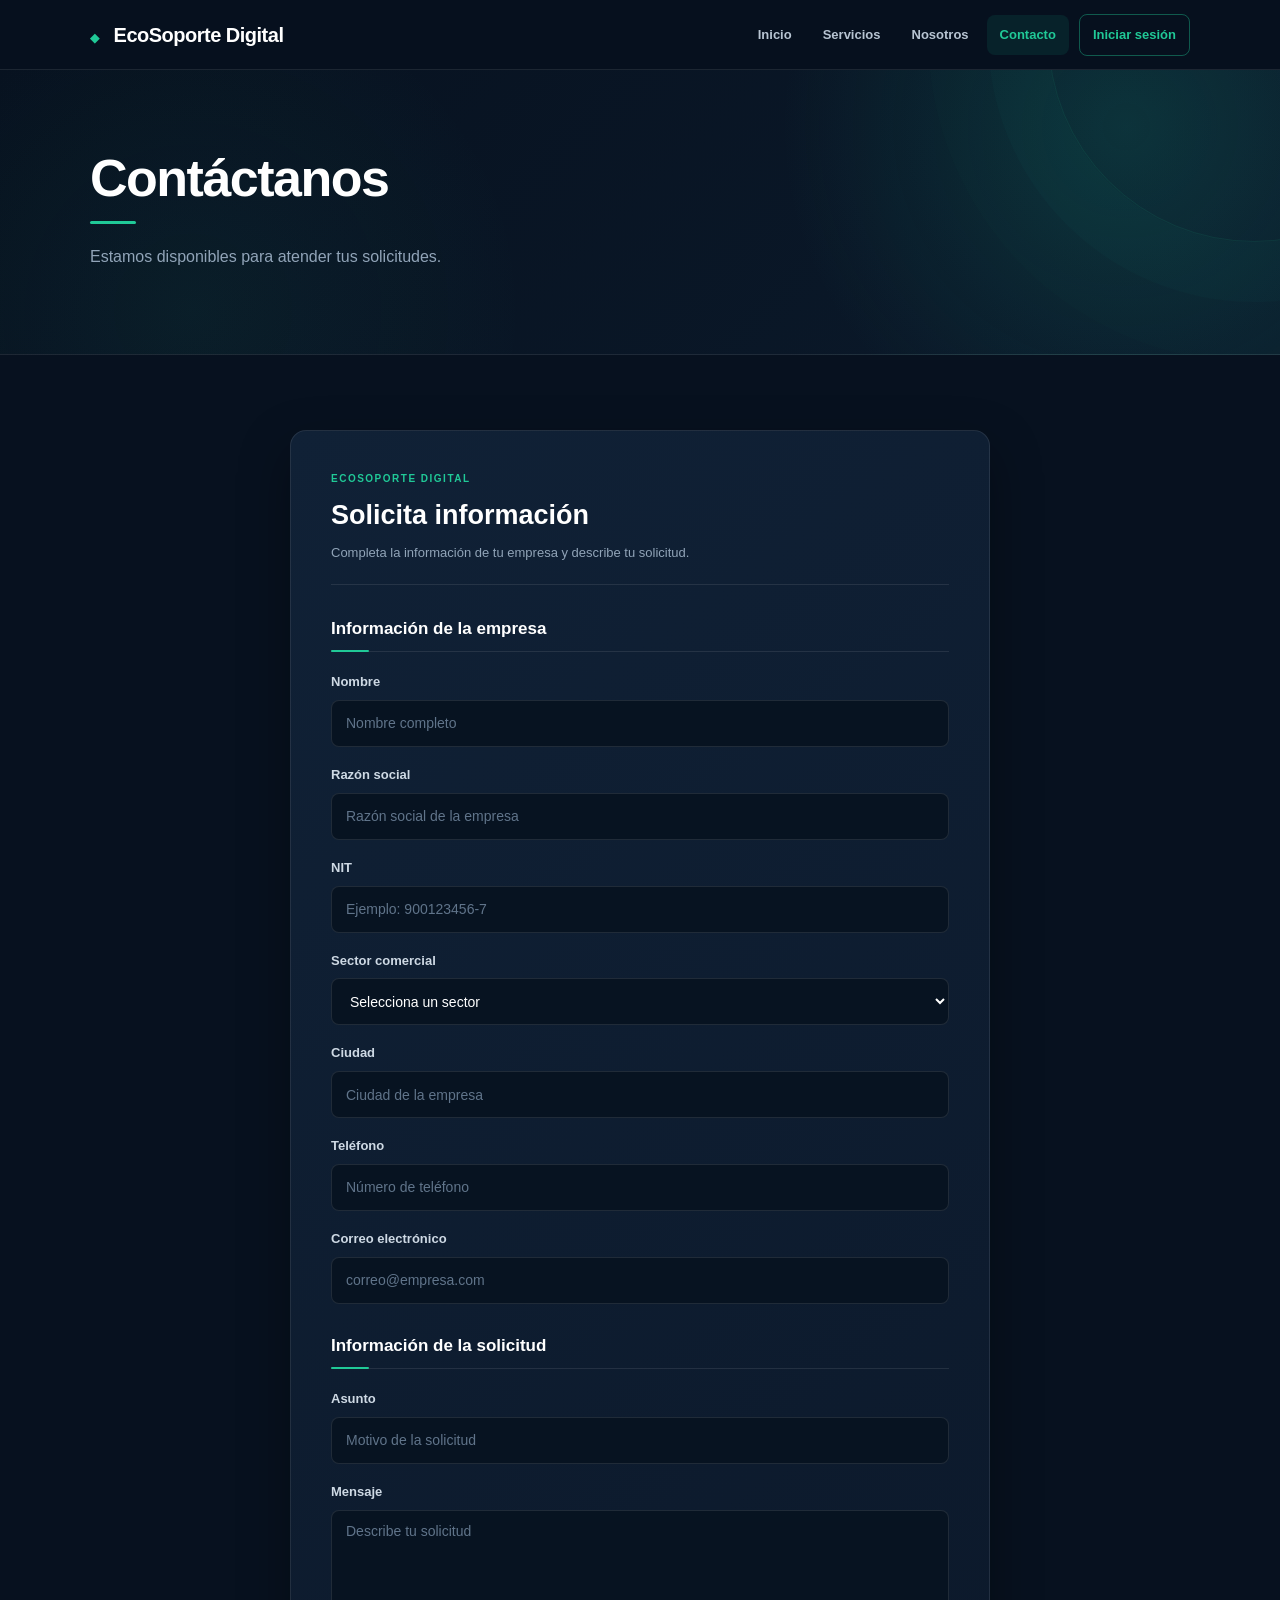
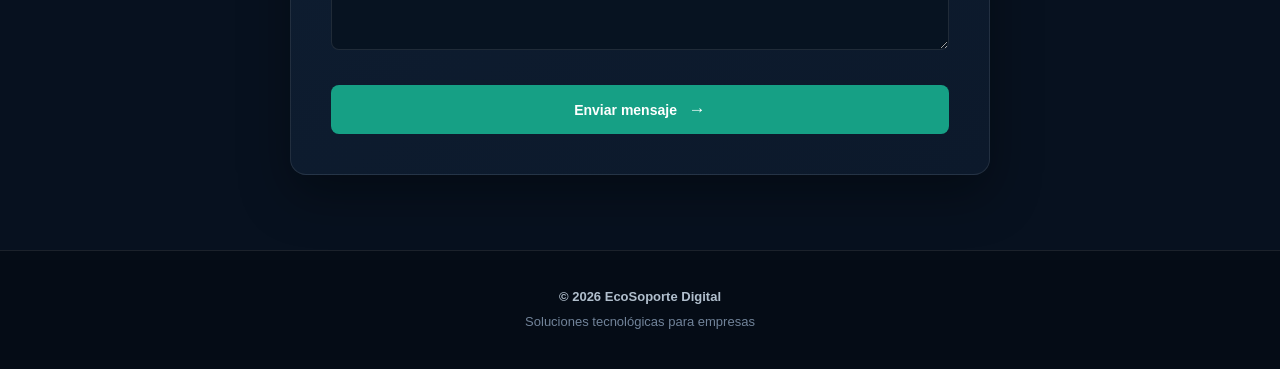
<file: app/template/contacto.html>
<!DOCTYPE html>
<html lang="es">

<head>

    <meta charset="UTF-8">

    <meta name="viewport"
          content="width=device-width, initial-scale=1.0">

    <title>Contacto | EcoSoporte Digital</title>

    <link rel="stylesheet"
          href="../static/css/contacto.css">

</head>

<body>

<header>

    <nav>

        <div class="logo">
            EcoSoporte Digital
        </div>

        <ul>

            <li>
                <a href="/">Inicio</a>
            </li>

            <li>
                <a href="/servicios">Servicios</a>
            </li>

            <li>
                <a href="/nosotros">Nosotros</a>
            </li>

            <li>
                <a href="/contacto" class="activo">Contacto</a>
            </li>

            <li>
                <a href="/login">Iniciar sesión</a>
            </li>

        </ul>

    </nav>

</header>


<main>

    <!-- ENCABEZADO -->

    <section class="page-header">

        <h1>
            Contáctanos
        </h1>

        <p>
            Estamos disponibles para atender tus solicitudes.
        </p>

    </section>


    <!-- FORMULARIO -->

    <section class="contact">

        <form method="POST"
              action="/contactanos">

            <div class="form-title">

                <span>
                    ECOSOPORTE DIGITAL
                </span>

                <h2>
                    Solicita información
                </h2>

                <p>
                    Completa la información de tu empresa y
                    describe tu solicitud.
                </p>

            </div>


            <!-- INFORMACIÓN EMPRESA -->

            <h3 class="form-section-title">
                Información de la empresa
            </h3>


            <div class="form-group">

                <label for="nombre">
                    Nombre
                </label>

                <input
                    id="nombre"
                    type="text"
                    name="nombre"
                    placeholder="Nombre completo"
                    required
                >

            </div>


            <div class="form-group">

                <label for="razon_social">
                    Razón social
                </label>

                <input
                    id="razon_social"
                    type="text"
                    name="razon_social"
                    placeholder="Razón social de la empresa"
                    required
                >

            </div>


            <div class="form-group">

                <label for="nit">
                    NIT
                </label>

                <input
                    id="nit"
                    type="text"
                    name="nit"
                    placeholder="Ejemplo: 900123456-7"
                    required
                >

            </div>


            <div class="form-group">

                <label for="sector">
                    Sector comercial
                </label>

                <select
                    id="sector"
                    name="sector"
                    required
                >

                    <option value="">
                        Selecciona un sector
                    </option>

                    <option value="Tecnologia">
                        Tecnología
                    </option>

                    <option value="Comercio">
                        Comercio
                    </option>

                    <option value="Educacion">
                        Educación
                    </option>

                    <option value="Salud">
                        Salud
                    </option>

                    <option value="Industria">
                        Industria
                    </option>

                    <option value="Servicios">
                        Servicios
                    </option>

                    <option value="Construccion">
                        Construcción
                    </option>

                    <option value="Financiero">
                        Financiero
                    </option>

                    <option value="Otro">
                        Otro
                    </option>

                </select>

            </div>


            <div class="form-group">

                <label for="ciudad">
                    Ciudad
                </label>

                <input
                    id="ciudad"
                    type="text"
                    name="ciudad"
                    placeholder="Ciudad de la empresa"
                    required
                >

            </div>


            <div class="form-group">

                <label for="telefono">
                    Teléfono
                </label>

                <input
                    id="telefono"
                    type="tel"
                    name="telefono"
                    placeholder="Número de teléfono"
                    required
                >

            </div>


            <div class="form-group">

                <label for="correo">
                    Correo electrónico
                </label>

                <input
                    id="correo"
                    type="email"
                    name="correo"
                    placeholder="correo@empresa.com"
                    required
                >

            </div>


            <!-- SOLICITUD -->

            <h3 class="form-section-title">
                Información de la solicitud
            </h3>


            <div class="form-group">

                <label for="asunto">
                    Asunto
                </label>

                <input
                    id="asunto"
                    type="text"
                    name="asunto"
                    placeholder="Motivo de la solicitud"
                    required
                >

            </div>


            <div class="form-group">

                <label for="mensaje">
                    Mensaje
                </label>

                <textarea
                    id="mensaje"
                    name="mensaje"
                    rows="6"
                    placeholder="Describe tu solicitud"
                    required
                ></textarea>

            </div>


            <button type="submit">
                Enviar mensaje
                <span>→</span>
            </button>

        </form>

    </section>

</main>


<footer>

    <p>
        © 2026 EcoSoporte Digital
    </p>

    <p>
        Soluciones tecnológicas para empresas
    </p>

</footer>


</body>

</html>
</file>
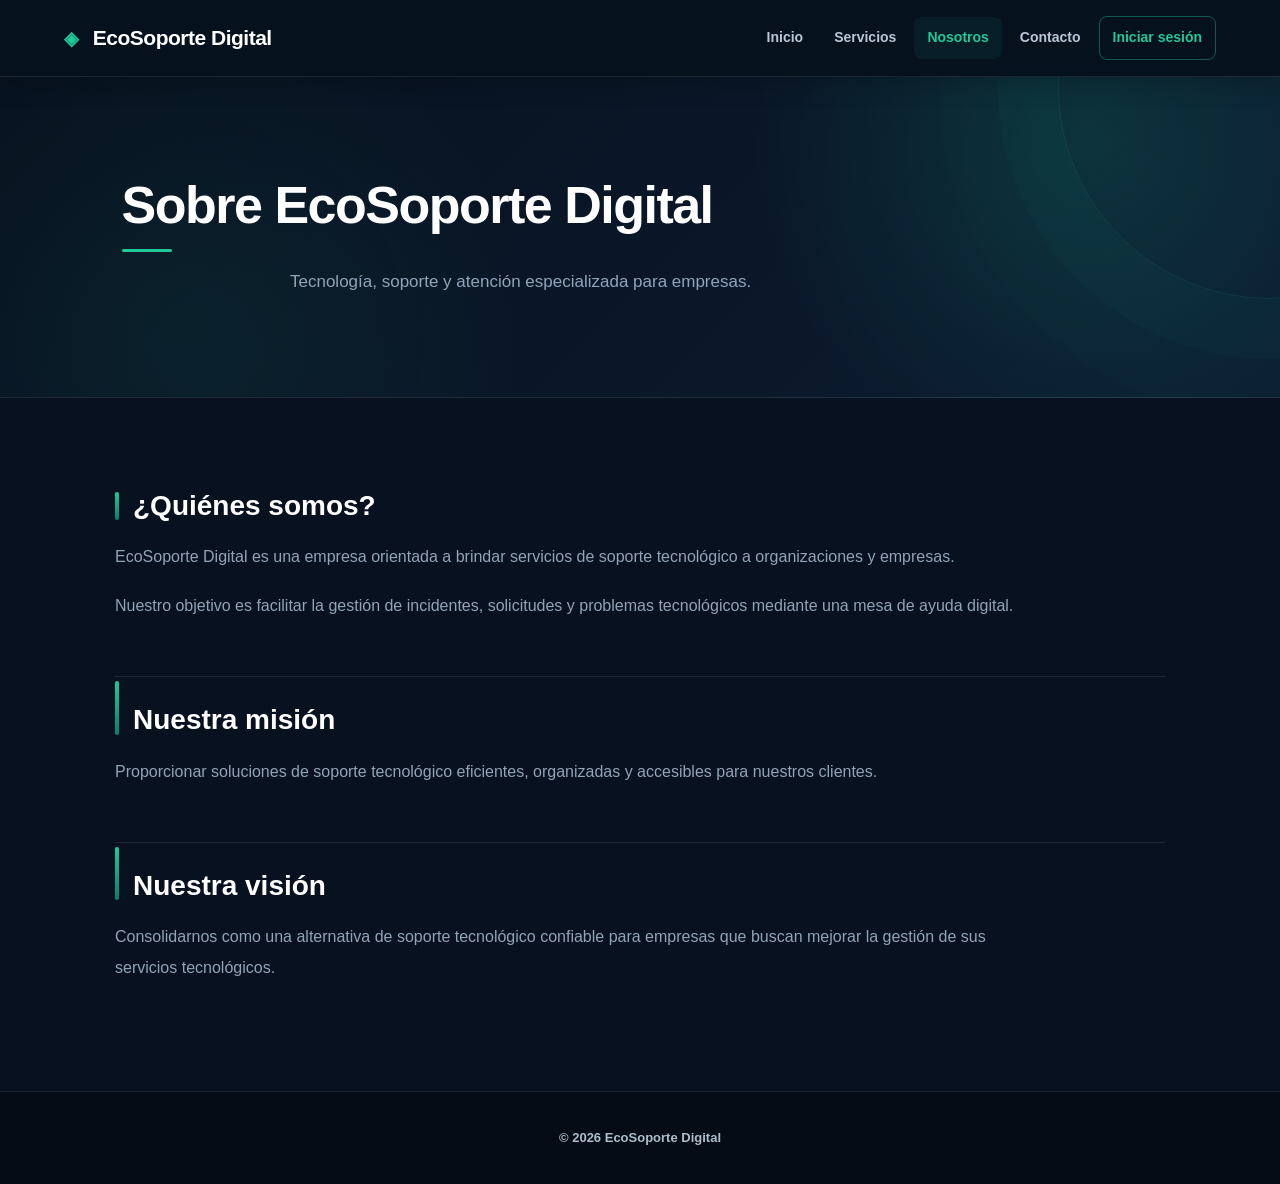
<file: app/template/nosotros.html>
<!DOCTYPE html>
<html lang="es">

<head>

    <meta charset="UTF-8">

    <meta name="viewport"
          content="width=device-width, initial-scale=1.0">

    <title>Nosotros | EcoSoporte Digital</title>

    <link rel="stylesheet"
          href="../static/css/nosotros.css">

</head>

<body>

<header>

<nav>

    <div class="logo">
        EcoSoporte Digital
    </div>

    <ul>

        <li>
            <a href="/">Inicio</a>
        </li>

        <li>
            <a href="/servicios">Servicios</a>
        </li>

        <li>
            <a href="/nosotros">Nosotros</a>
        </li>

        <li>
            <a href="/contacto">Contacto</a>
        </li>

        <li>
            <a href="/login">Iniciar sesión</a>
        </li>

    </ul>

</nav>

</header>


<main>

<section class="page-header">

    <h1>
        Sobre EcoSoporte Digital
    </h1>

    <p>
        Tecnología, soporte y atención especializada para empresas.
    </p>

</section>


<section class="about">

    <h2>
        ¿Quiénes somos?
    </h2>

    <p>
        EcoSoporte Digital es una empresa orientada a brindar
        servicios de soporte tecnológico a organizaciones y empresas.
    </p>

    <p>
        Nuestro objetivo es facilitar la gestión de incidentes,
        solicitudes y problemas tecnológicos mediante una mesa
        de ayuda digital.
    </p>


    <h2>
        Nuestra misión
    </h2>

    <p>
        Proporcionar soluciones de soporte tecnológico eficientes,
        organizadas y accesibles para nuestros clientes.
    </p>


    <h2>
        Nuestra visión
    </h2>

    <p>
        Consolidarnos como una alternativa de soporte tecnológico
        confiable para empresas que buscan mejorar la gestión
        de sus servicios tecnológicos.
    </p>

</section>

</main>


<footer>

    <p>
        © 2026 EcoSoporte Digital
    </p>

</footer>

</body>
</html>
</file>
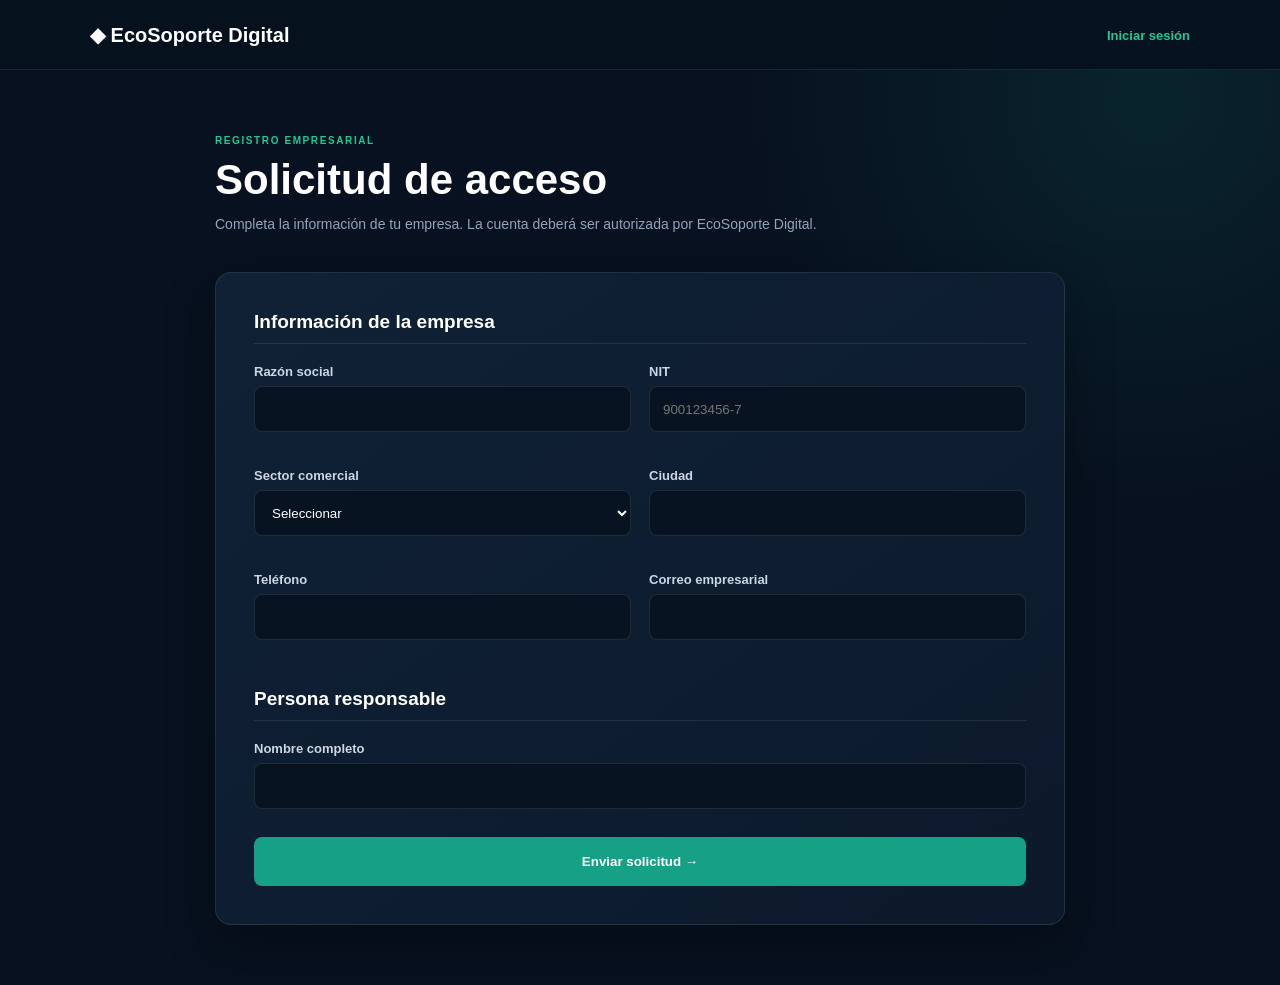
<file: app/template/registro.html>
<!DOCTYPE html>
<html lang="es">

<head>

    <meta charset="UTF-8">

    <meta name="viewport"
          content="width=device-width, initial-scale=1.0">

    <title>Registro empresarial | EcoSoporte Digital</title>

    <link rel="stylesheet"
          href="../static/css/registro.css">

</head>

<body>

<header>

    <nav>

        <div class="logo">
            ◆ EcoSoporte Digital
        </div>

        <a href="/login">
            Iniciar sesión
        </a>

    </nav>

</header>


<main>

    <section class="register-container">

        <div class="register-header">

            <span>
                REGISTRO EMPRESARIAL
            </span>

            <h1>
                Solicitud de acceso
            </h1>

            <p>
                Completa la información de tu empresa.
                La cuenta deberá ser autorizada por
                EcoSoporte Digital.
            </p>

        </div>


        <form method="POST"
              action="/registro">


            <h2>
                Información de la empresa
            </h2>


            <div class="form-grid">


                <div class="form-group">

                    <label for="razon_social">
                        Razón social
                    </label>

                    <input
                        type="text"
                        id="razon_social"
                        name="razon_social"
                        required
                    >

                </div>


                <div class="form-group">

                    <label for="nit">
                        NIT
                    </label>

                    <input
                        type="text"
                        id="nit"
                        name="nit"
                        placeholder="900123456-7"
                        required
                    >

                </div>


                <div class="form-group">

                    <label for="sector">
                        Sector comercial
                    </label>

                    <select
                        id="sector"
                        name="sector"
                        required
                    >

                        <option value="">
                            Seleccionar
                        </option>

                        <option value="Tecnologia">
                            Tecnología
                        </option>

                        <option value="Comercio">
                            Comercio
                        </option>

                        <option value="Educacion">
                            Educación
                        </option>

                        <option value="Salud">
                            Salud
                        </option>

                        <option value="Industria">
                            Industria
                        </option>

                        <option value="Servicios">
                            Servicios
                        </option>

                        <option value="Otro">
                            Otro
                        </option>

                    </select>

                </div>


                <div class="form-group">

                    <label for="ciudad">
                        Ciudad
                    </label>

                    <input
                        type="text"
                        id="ciudad"
                        name="ciudad"
                        required
                    >

                </div>


                <div class="form-group">

                    <label for="telefono">
                        Teléfono
                    </label>

                    <input
                        type="tel"
                        id="telefono"
                        name="telefono"
                        required
                    >

                </div>


                <div class="form-group">

                    <label for="correo">
                        Correo empresarial
                    </label>

                    <input
                        type="email"
                        id="correo"
                        name="correo"
                        required
                    >

                </div>

            </div>


            <h2>
                Persona responsable
            </h2>


            <div class="form-group">

                <label for="nombre">
                    Nombre completo
                </label>

                <input
                    type="text"
                    id="nombre"
                    name="nombre"
                    required
                >

            </div>


            <button type="submit">
                Enviar solicitud
                <span>→</span>
            </button>


        </form>

    </section>

</main>

</body>

</html>
</file>
<file: app/static/css/contacto.css>
/* =========================================================
   ECOSOPORTE DIGITAL
   CONTACTO.CSS
   ========================================================= */


/* =========================================================
   VARIABLES
   ========================================================= */

:root {

    --bg-dark: #07111f;
    --bg-dark-2: #0b1728;
    --bg-card: #101f33;
    --bg-input: #071321;

    --primary: #16a085;
    --primary-light: #20c997;
    --primary-dark: #087f68;

    --white: #ffffff;

    --text: #d8e2ee;
    --text-muted: #91a4b8;

    --border: rgba(255, 255, 255, 0.09);

}


/* =========================================================
   RESET
   ========================================================= */

* {
    margin: 0;
    padding: 0;
    box-sizing: border-box;
}


html {
    scroll-behavior: smooth;
}


body {

    font-family:
        "Segoe UI",
        Arial,
        Helvetica,
        sans-serif;

    background: var(--bg-dark);

    color: var(--text);

    min-height: 100vh;

    line-height: 1.6;

}


/* =========================================================
   HEADER
   ========================================================= */

header {

    width: 100%;

    height: 70px;

    background:
        rgba(7, 17, 31, 0.96);

    border-bottom:
        1px solid var(--border);

    position: sticky;

    top: 0;

    z-index: 1000;

    backdrop-filter: blur(10px);

}


nav {

    width: 1100px;

    max-width: 90%;

    height: 70px;

    margin: auto;

    display: flex;

    align-items: center;

    justify-content: space-between;

}


/* =========================================================
   LOGO
   ========================================================= */

.logo {

    color: var(--white);

    font-size: 20px;

    font-weight: 800;

    letter-spacing: -0.5px;

    white-space: nowrap;

}


.logo::before {

    content: "◆";

    color: var(--primary-light);

    font-size: 12px;

    margin-right: 10px;

}


/* =========================================================
   MENÚ
   ========================================================= */

nav ul {

    display: flex;

    align-items: center;

    gap: 5px;

    list-style: none;

}


nav ul li a {

    display: block;

    padding: 10px 13px;

    border-radius: 8px;

    text-decoration: none;

    color: #b7c4d2;

    font-size: 13px;

    font-weight: 600;

    transition: all 0.25s ease;

}


nav ul li a:hover {

    color: var(--white);

    background:
        rgba(22, 160, 133, 0.10);

}


/* =========================================================
   CONTACTO ACTIVO
   ========================================================= */

nav ul li:nth-child(4) a {

    color: var(--primary-light);

    background:
        rgba(22, 160, 133, 0.12);

}


/* =========================================================
   LOGIN
   ========================================================= */

nav ul li:last-child a {

    color: var(--primary-light);

    border:
        1px solid rgba(32, 201, 151, 0.40);

    margin-left: 5px;

}


nav ul li:last-child a:hover {

    color: var(--white);

    background: var(--primary);

    border-color: var(--primary);

}


/* =========================================================
   CABECERA CONTACTO
   ========================================================= */

.page-header {

    width: 100%;

    min-height: 285px;

    padding: 80px 0;

    display: flex;

    flex-direction: column;

    justify-content: center;

    position: relative;

    overflow: hidden;

    background:

        radial-gradient(
            circle at 88% 20%,
            rgba(22, 160, 133, 0.20),
            transparent 30%
        ),

        radial-gradient(
            circle at 15% 85%,
            rgba(32, 201, 151, 0.06),
            transparent 30%
        ),

        linear-gradient(
            135deg,
            #07111f,
            #0b1a2b
        );

    border-bottom:
        1px solid var(--border);

}


/* CÍRCULO DECORATIVO */

.page-header::after {

    content: "";

    position: absolute;

    width: 410px;

    height: 410px;

    right: -180px;

    top: -240px;

    border:
        1px solid rgba(32, 201, 151, 0.10);

    border-radius: 50%;

    box-shadow:

        0 0 0 60px
        rgba(32, 201, 151, 0.025),

        0 0 0 120px
        rgba(32, 201, 151, 0.015);

}


/* =========================================================
   TÍTULO
   ========================================================= */

.page-header h1 {

    width: 1100px;

    max-width: 90%;

    margin:
        0 auto 15px;

    position: relative;

    z-index: 2;

    color: var(--white);

    font-size:
        clamp(40px, 5vw, 52px);

    line-height: 1.1;

    letter-spacing: -1.5px;

}


.page-header h1::after {

    content: "";

    display: block;

    width: 46px;

    height: 3px;

    margin-top: 14px;

    border-radius: 20px;

    background:
        var(--primary-light);

}


/* =========================================================
   SUBTÍTULO
   ========================================================= */

.page-header p {

    width: 1100px;

    max-width: 90%;

    margin: auto;

    position: relative;

    z-index: 2;

    color: var(--text-muted);

    font-size: 16px;

}


/* =========================================================
   SECCIÓN DEL FORMULARIO
   ========================================================= */

.contact {

    width: 900px;

    max-width: 90%;

    margin: auto;

    padding: 75px 0;

}


/* =========================================================
   FORMULARIO
   ========================================================= */

.contact form {

    width: 100%;

    max-width: 700px;

    margin: auto;

    padding: 40px;

    background:

        linear-gradient(
            145deg,
            #102136,
            #0c192b
        );

    border:
        1px solid var(--border);

    border-radius: 16px;

    box-shadow:
        0 20px 50px
        rgba(0, 0, 0, 0.35);

}


/* =========================================================
   TÍTULO DEL FORMULARIO
   ========================================================= */

.form-title {

    margin-bottom: 30px;

    padding-bottom: 20px;

    border-bottom:
        1px solid var(--border);

}


.form-title span {

    display: block;

    color: var(--primary-light);

    font-size: 10px;

    font-weight: 800;

    letter-spacing: 1.5px;

    margin-bottom: 7px;

}


.form-title h2 {

    color: var(--white);

    font-size: 27px;

    margin-bottom: 6px;

}


.form-title p {

    color: var(--text-muted);

    font-size: 13px;

}


/* =========================================================
   TÍTULOS DE SECCIONES
   ========================================================= */

.form-section-title {

    position: relative;

    color: var(--white);

    font-size: 17px;

    font-weight: 700;

    margin-top: 28px;

    margin-bottom: 20px;

    padding-bottom: 9px;

    border-bottom:
        1px solid var(--border);

}


/* línea verde */

.form-section-title::after {

    content: "";

    position: absolute;

    bottom: -1px;

    left: 0;

    width: 38px;

    height: 2px;

    background:
        var(--primary-light);

    border-radius: 10px;

}


/* =========================================================
   GRUPOS
   ========================================================= */

.form-group {

    margin-bottom: 18px;

}


/* =========================================================
   LABELS
   ========================================================= */

.form-group label {

    display: block;

    margin-bottom: 7px;

    color: #ced9e4;

    font-size: 13px;

    font-weight: 700;

}


/* =========================================================
   INPUTS
   ========================================================= */

.form-group input,
.form-group select,
.form-group textarea {

    width: 100%;

    background:
        var(--bg-input);

    border:
        1px solid rgba(255, 255, 255, 0.10);

    border-radius: 8px;

    color: var(--white);

    font-family: inherit;

    font-size: 14px;

    outline: none;

    transition:
        all 0.25s ease;

}


/* INPUT */

.form-group input {

    height: 47px;

    padding:
        0 14px;

}


/* SELECT */

.form-group select {

    height: 47px;

    padding:
        0 14px;

    cursor: pointer;

}


/* TEXTAREA */

.form-group textarea {

    min-height: 140px;

    padding:
        12px 14px;

    resize: vertical;

}


/* =========================================================
   PLACEHOLDER
   ========================================================= */

.form-group input::placeholder,
.form-group textarea::placeholder {

    color: #60748a;

}


/* =========================================================
   SELECT OPTIONS
   ========================================================= */

.form-group select option {

    background:
        #0b1728;

    color:
        white;

}


/* =========================================================
   FOCUS
   ========================================================= */

.form-group input:focus,
.form-group select:focus,
.form-group textarea:focus {

    border-color:
        var(--primary);

    background:
        #081624;

    box-shadow:
        0 0 0 3px
        rgba(22, 160, 133, 0.10);

}


/* =========================================================
   BOTÓN
   ========================================================= */

.contact form button {

    width: 100%;

    height: 49px;

    margin-top: 10px;

    border: none;

    border-radius: 8px;

    background:
        var(--primary);

    color:
        var(--white);

    font-family: inherit;

    font-size: 14px;

    font-weight: 700;

    cursor: pointer;

    transition:
        all 0.25s ease;

}


/* FLECHA */

.contact form button span {

    margin-left: 8px;

    font-size: 17px;

}


/* HOVER */

.contact form button:hover {

    background:
        var(--primary-light);

    color:
        #03130f;

    transform:
        translateY(-2px);

    box-shadow:
        0 10px 25px
        rgba(32, 201, 151, 0.22);

}


/* =========================================================
   FOOTER
   ========================================================= */

footer {

    width: 100%;

    padding:
        32px 20px;

    text-align: center;

    background:
        #050c16;

    border-top:
        1px solid var(--border);

}


footer p {

    color:
        #718399;

    font-size:
        13px;

    margin:
        4px 0;

}


footer p:first-child {

    color:
        #b1bfcd;

    font-weight:
        600;

}


/* =========================================================
   RESPONSIVE TABLET
   ========================================================= */

@media (max-width: 900px) {

    nav {

        max-width: 92%;

    }


    nav ul {

        gap: 2px;

    }


    nav ul li a {

        padding:
            9px 9px;

        font-size:
            12px;

    }


    .contact {

        width:
            90%;

    }

}


/* =========================================================
   RESPONSIVE MÓVIL
   ========================================================= */

@media (max-width: 700px) {

    header,
    nav {

        height: 68px;

    }


    nav ul {

        display:
            none;

    }


    .logo {

        font-size:
            18px;

    }


    .page-header {

        min-height:
            230px;

        padding:
            60px 0;

    }


    .page-header h1 {

        font-size:
            38px;

    }


    .page-header p {

        font-size:
            14px;

    }


    .contact {

        padding:
            55px 0;

    }


    .contact form {

        padding:
            28px 22px;

    }


    .form-title h2 {

        font-size:
            24px;

    }

}


/* =========================================================
   RESPONSIVE MÓVIL PEQUEÑO
   ========================================================= */

@media (max-width: 450px) {

    .logo {

        font-size:
            16px;

    }


    .page-header h1 {

        font-size:
            34px;

    }


    .contact form {

        padding:
            24px 18px;

    }


    .form-section-title {

        font-size:
            16px;

    }

}


/* =========================================================
   SCROLLBAR
   ========================================================= */

::-webkit-scrollbar {

    width:
        8px;

}


::-webkit-scrollbar-track {

    background:
        #050c16;

}


::-webkit-scrollbar-thumb {

    background:
        #1b354b;

    border-radius:
        20px;

}


::-webkit-scrollbar-thumb:hover {

    background:
        var(--primary);

}


/* =========================================================
   SELECCIÓN
   ========================================================= */

::selection {

    background:
        var(--primary);

    color:
        white;

}
</file>
<file: app/static/css/nosotros.css>
/* =========================================================
   ECOSOPORTE DIGITAL
   CSS EXCLUSIVO - PÁGINA NOSOTROS
   ========================================================= */


/* =========================================================
   VARIABLES
   ========================================================= */

:root {

    --bg-dark: #07111f;
    --bg-dark-2: #0a1626;
    --bg-card: #101f33;

    --primary: #16a085;
    --primary-light: #20c997;
    --primary-dark: #087f68;

    --white: #ffffff;

    --text: #d8e2ee;
    --text-muted: #91a4b8;

    --border: rgba(255, 255, 255, 0.09);

    --shadow:
        0 15px 40px rgba(0, 0, 0, 0.30);

    --transition: 0.3s ease;
}


/* =========================================================
   RESET
   ========================================================= */

* {

    margin: 0;

    padding: 0;

    box-sizing: border-box;
}


html {

    scroll-behavior: smooth;
}


body {

    font-family:
        "Segoe UI",
        Arial,
        Helvetica,
        sans-serif;

    background: var(--bg-dark);

    color: var(--text);

    line-height: 1.7;

    min-height: 100vh;

    overflow-x: hidden;
}


a {

    text-decoration: none;

    color: inherit;
}


ul {

    list-style: none;
}


/* =========================================================
   HEADER
   ========================================================= */

header {

    position: sticky;

    top: 0;

    z-index: 1000;

    background:
        rgba(7, 17, 31, 0.94);

    border-bottom:
        1px solid var(--border);

    backdrop-filter: blur(14px);

    box-shadow:
        0 5px 25px rgba(0, 0, 0, 0.20);
}


header nav {

    width: min(90%, 1200px);

    min-height: 76px;

    margin: auto;

    display: flex;

    align-items: center;

    justify-content: space-between;

    gap: 30px;
}


/* =========================================================
   LOGO
   ========================================================= */

.logo {

    color: var(--white);

    font-size: 21px;

    font-weight: 800;

    letter-spacing: -0.5px;

    white-space: nowrap;
}


.logo::before {

    content: "◈";

    color: var(--primary-light);

    margin-right: 9px;

    font-size: 19px;
}


/* =========================================================
   MENÚ
   ========================================================= */

header nav ul {

    display: flex;

    align-items: center;

    gap: 5px;
}


header nav ul li a {

    display: block;

    padding: 9px 13px;

    border-radius: 8px;

    color: #b9c8d8;

    font-size: 14px;

    font-weight: 600;

    transition: var(--transition);
}


header nav ul li a:hover {

    color: var(--white);

    background:
        rgba(22, 160, 133, 0.12);
}


/* NOSOTROS ACTIVO */

header nav ul li:nth-child(3) a {

    color: var(--primary-light);

    background:
        rgba(22, 160, 133, 0.10);
}


/* LOGIN */

header nav ul li:last-child a {

    border:
        1px solid rgba(32, 201, 151, 0.40);

    color: var(--primary-light);
}


header nav ul li:last-child a:hover {

    background: var(--primary);

    color: white;

    border-color: var(--primary);
}


/* =========================================================
   ENCABEZADO
   ========================================================= */

.page-header {

    position: relative;

    overflow: hidden;

    padding: 100px 5%;

    background:

        radial-gradient(
            circle at 85% 20%,
            rgba(22, 160, 133, 0.20),
            transparent 30%
        ),

        radial-gradient(
            circle at 15% 80%,
            rgba(32, 201, 151, 0.07),
            transparent 30%
        ),

        linear-gradient(
            135deg,
            #07111f,
            #0c1c30
        );

    border-bottom:
        1px solid var(--border);
}


/* DECORACIÓN */

.page-header::after {

    content: "";

    position: absolute;

    width: 420px;

    height: 420px;

    right: -200px;

    top: -200px;

    border-radius: 50%;

    border:
        1px solid rgba(32, 201, 151, 0.12);

    box-shadow:

        0 0 0 60px
        rgba(32, 201, 151, 0.025),

        0 0 0 120px
        rgba(32, 201, 151, 0.015);
}


/* TÍTULO */

.page-header h1 {

    position: relative;

    z-index: 2;

    width: min(1200px, 90%);

    margin: auto;

    color: var(--white);

    font-size:
        clamp(38px, 5vw, 52px);

    line-height: 1.1;

    letter-spacing: -1.5px;

    margin-bottom: 16px;
}


/* LÍNEA VERDE */

.page-header h1::after {

    content: "";

    display: block;

    width: 50px;

    height: 3px;

    margin-top: 15px;

    border-radius: 10px;

    background: var(--primary-light);
}


/* DESCRIPCIÓN */

.page-header p {

    position: relative;

    z-index: 2;

    width: min(1200px, 90%);

    margin: auto;

    color: var(--text-muted);

    font-size: 17px;

    max-width: 700px;
}


/* =========================================================
   SECCIÓN ABOUT
   ========================================================= */

.about {

    width: min(1050px, 90%);

    margin: auto;

    padding: 90px 0;
}


/* =========================================================
   TÍTULOS
   ========================================================= */

.about h2 {

    position: relative;

    color: var(--white);

    font-size: 28px;

    line-height: 1.3;

    margin-top: 45px;

    margin-bottom: 18px;

    padding-left: 18px;
}


/* PRIMER TÍTULO */

.about h2:first-child {

    margin-top: 0;
}


/* LÍNEA LATERAL */

.about h2::before {

    content: "";

    position: absolute;

    left: 0;

    top: 4px;

    width: 4px;

    height: calc(100% - 8px);

    border-radius: 5px;

    background:
        linear-gradient(
            180deg,
            var(--primary-light),
            var(--primary-dark)
        );
}


/* =========================================================
   PÁRRAFOS
   ========================================================= */

.about p {

    color: var(--text-muted);

    font-size: 16px;

    line-height: 1.9;

    max-width: 900px;

    margin-bottom: 18px;
}


/* =========================================================
   TARJETAS VISUALES
   ========================================================= */

/*
   Como el HTML actual solamente tiene h2 y p,
   usamos el contenido de cada bloque para generar
   una separación visual sin modificar el HTML.
*/

.about h2:not(:first-child) {

    margin-top: 55px;

    padding-top: 25px;

    border-top:
        1px solid var(--border);
}


/* =========================================================
   EFECTO SOBRE LA SECCIÓN
   ========================================================= */

.about {

    position: relative;
}


/* =========================================================
   FOOTER
   ========================================================= */

footer {

    padding: 35px 20px;

    background: #050c16;

    border-top:
        1px solid var(--border);

    text-align: center;
}


footer p {

    color: #718399;

    font-size: 13px;
}


footer p:first-child {

    color: #aebdcc;

    font-weight: 600;
}


/* =========================================================
   SCROLLBAR
   ========================================================= */

::-webkit-scrollbar {

    width: 9px;
}


::-webkit-scrollbar-track {

    background: #050c16;
}


::-webkit-scrollbar-thumb {

    background: #1c354d;

    border-radius: 20px;
}


::-webkit-scrollbar-thumb:hover {

    background: var(--primary);
}


/* =========================================================
   SELECCIÓN
   ========================================================= */

::selection {

    background: var(--primary);

    color: white;
}


/* =========================================================
   TABLET
   ========================================================= */

@media (max-width: 950px) {

    header nav {

        width: 92%;
    }


    header nav ul {

        gap: 2px;
    }


    header nav ul li a {

        padding: 8px 9px;

        font-size: 12px;
    }


    .about {

        width: 90%;
    }
}


/* =========================================================
   MÓVIL
   ========================================================= */

@media (max-width: 700px) {

    header nav {

        min-height: 68px;
    }


    header nav ul {

        display: none;
    }


    .page-header {

        padding: 75px 5%;
    }


    .page-header h1 {

        font-size: 38px;
    }


    .page-header p {

        font-size: 15px;
    }


    .about {

        width: 90%;

        padding: 65px 0;
    }


    .about h2 {

        font-size: 25px;
    }


    .about p {

        font-size: 15px;

        line-height: 1.8;
    }
}


/* =========================================================
   MÓVILES PEQUEÑOS
   ========================================================= */

@media (max-width: 450px) {

    .logo {

        font-size: 17px;
    }


    .logo::before {

        font-size: 16px;

        margin-right: 5px;
    }


    .page-header h1 {

        font-size: 34px;
    }


    .about h2 {

        font-size: 23px;
    }
}
</file>
<file: app/static/css/registro.css>
/* =========================================================
   REGISTRO.CSS
   ========================================================= */

:root {
    --bg: #07111f;
    --card: #101f33;
    --input: #071321;
    --primary: #16a085;
    --primary-light: #20c997;
    --white: #ffffff;
    --text: #d8e2ee;
    --muted: #91a4b8;
    --border: rgba(255,255,255,0.09);
}

* {
    margin: 0;
    padding: 0;
    box-sizing: border-box;
}

body {
    min-height: 100vh;
    font-family: "Segoe UI", Arial, sans-serif;
    background:
        radial-gradient(
            circle at 90% 10%,
            rgba(22,160,133,0.13),
            transparent 28%
        ),
        #07111f;
    color: var(--text);
}

header {
    height: 70px;
    background: rgba(7,17,31,0.96);
    border-bottom: 1px solid var(--border);
}

nav {
    width: 1100px;
    max-width: 90%;
    height: 70px;
    margin: auto;
    display: flex;
    align-items: center;
    justify-content: space-between;
}

.logo {
    color: white;
    font-weight: 800;
    font-size: 20px;
}

nav a {
    color: var(--primary-light);
    text-decoration: none;
    font-size: 13px;
    font-weight: 600;
}

.register-container {
    width: 850px;
    max-width: 90%;
    margin: 60px auto;
}

.register-header {
    margin-bottom: 35px;
}

.register-header span {
    color: var(--primary-light);
    font-size: 10px;
    font-weight: 800;
    letter-spacing: 1.6px;
}

.register-header h1 {
    margin: 8px 0;
    color: white;
    font-size: 42px;
}

.register-header p {
    max-width: 650px;
    color: var(--muted);
    font-size: 14px;
    line-height: 1.8;
}

form {
    padding: 38px;
    background: linear-gradient(145deg, #102136, #0c192b);
    border: 1px solid var(--border);
    border-radius: 16px;
    box-shadow: 0 20px 50px rgba(0,0,0,0.30);
}

form h2 {
    margin-bottom: 20px;
    padding-bottom: 10px;
    color: white;
    font-size: 19px;
    border-bottom: 1px solid var(--border);
}

form h2:not(:first-child) {
    margin-top: 30px;
}

.form-grid {
    display: grid;
    grid-template-columns: 1fr 1fr;
    gap: 18px;
}

.form-group {
    margin-bottom: 18px;
}

.form-group label {
    display: block;
    margin-bottom: 7px;
    color: #cbd7e3;
    font-size: 13px;
    font-weight: 700;
}

.form-group input,
.form-group select {
    width: 100%;
    height: 46px;
    padding: 0 13px;
    background: var(--input);
    color: white;
    border: 1px solid rgba(255,255,255,0.10);
    border-radius: 8px;
    outline: none;
    font-family: inherit;
}

.form-group input:focus,
.form-group select:focus {
    border-color: var(--primary);
    box-shadow: 0 0 0 3px rgba(22,160,133,0.10);
}

.form-group select option {
    background: #0b1728;
    color: white;
}

form button {
    width: 100%;
    height: 49px;
    margin-top: 10px;
    border: none;
    border-radius: 8px;
    background: var(--primary);
    color: white;
    font-weight: 700;
    cursor: pointer;
    transition: 0.25s;
}

form button:hover {
    background: var(--primary-light);
    color: #03130f;
    transform: translateY(-2px);
}

@media (max-width: 700px) {
    .form-grid {
        grid-template-columns: 1fr;
    }

    form {
        padding: 25px 20px;
    }

    .register-header h1 {
        font-size: 34px;
    }
}
</file>
